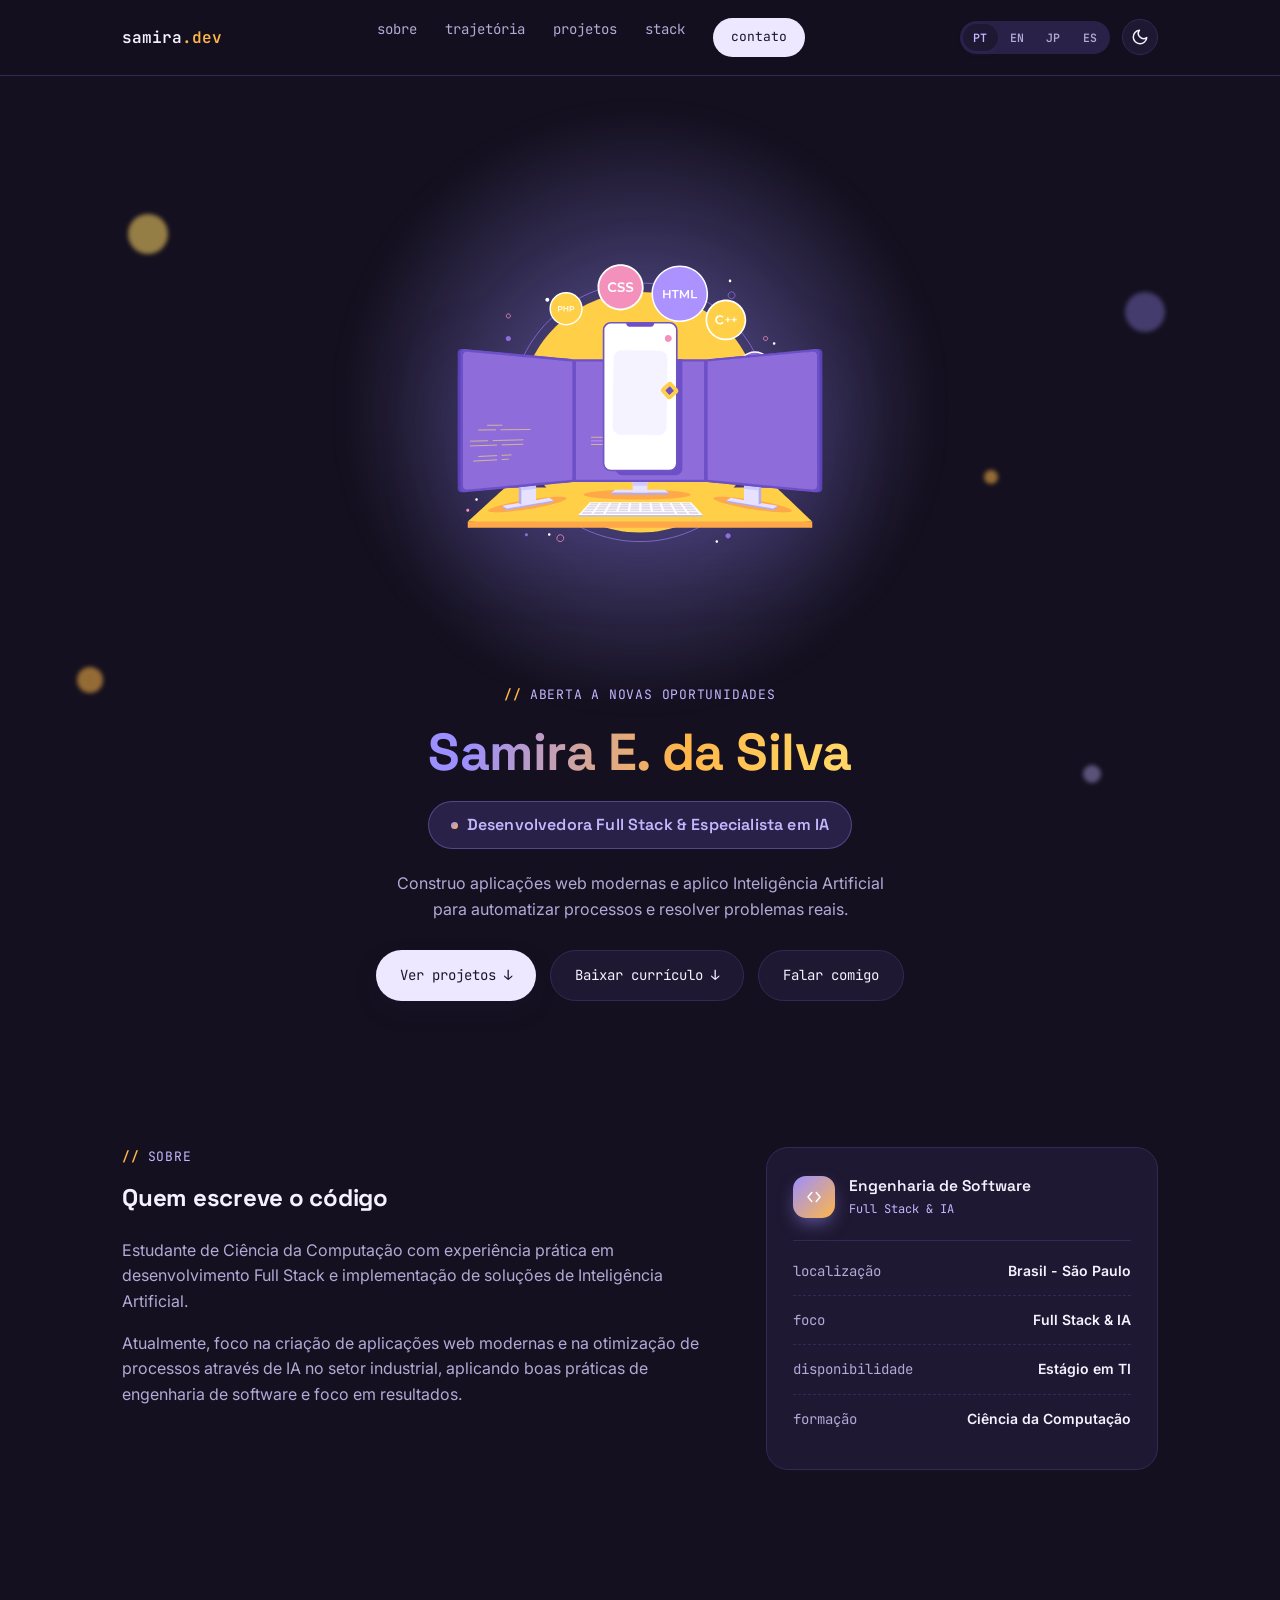
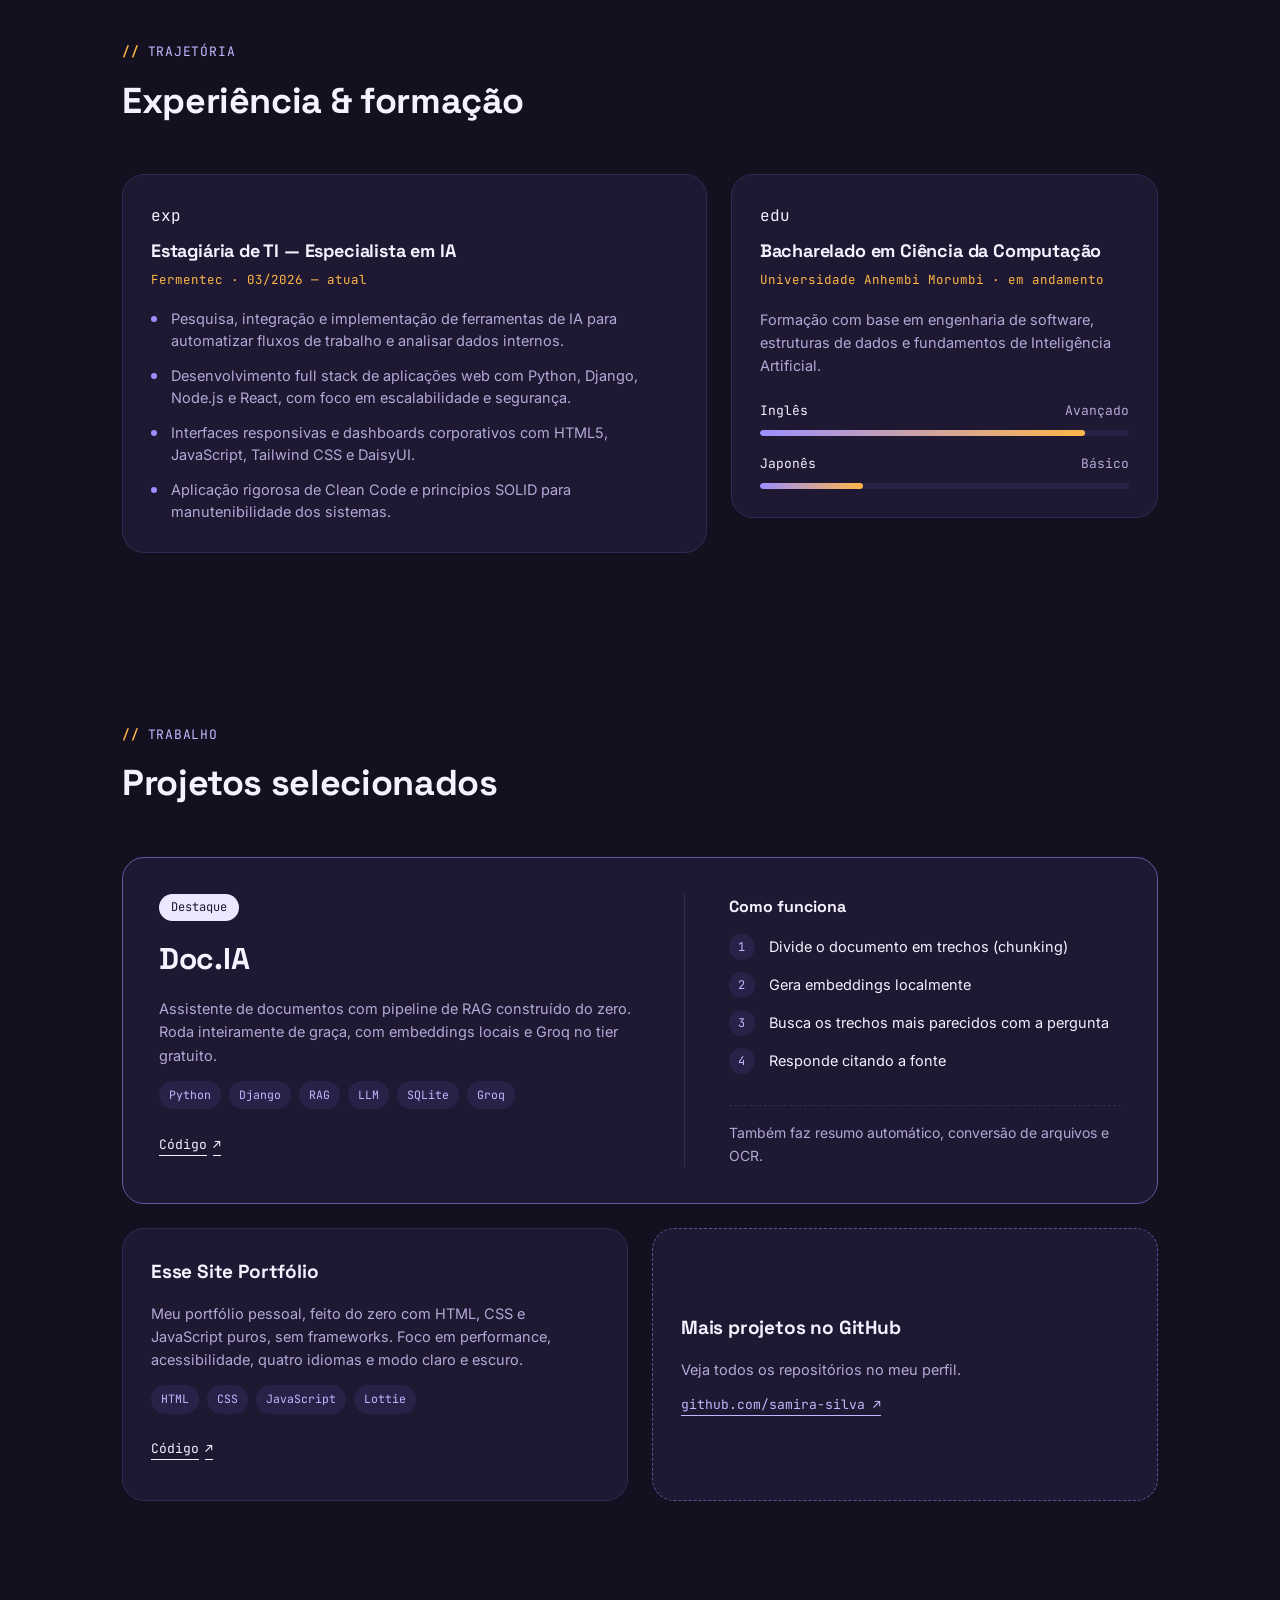
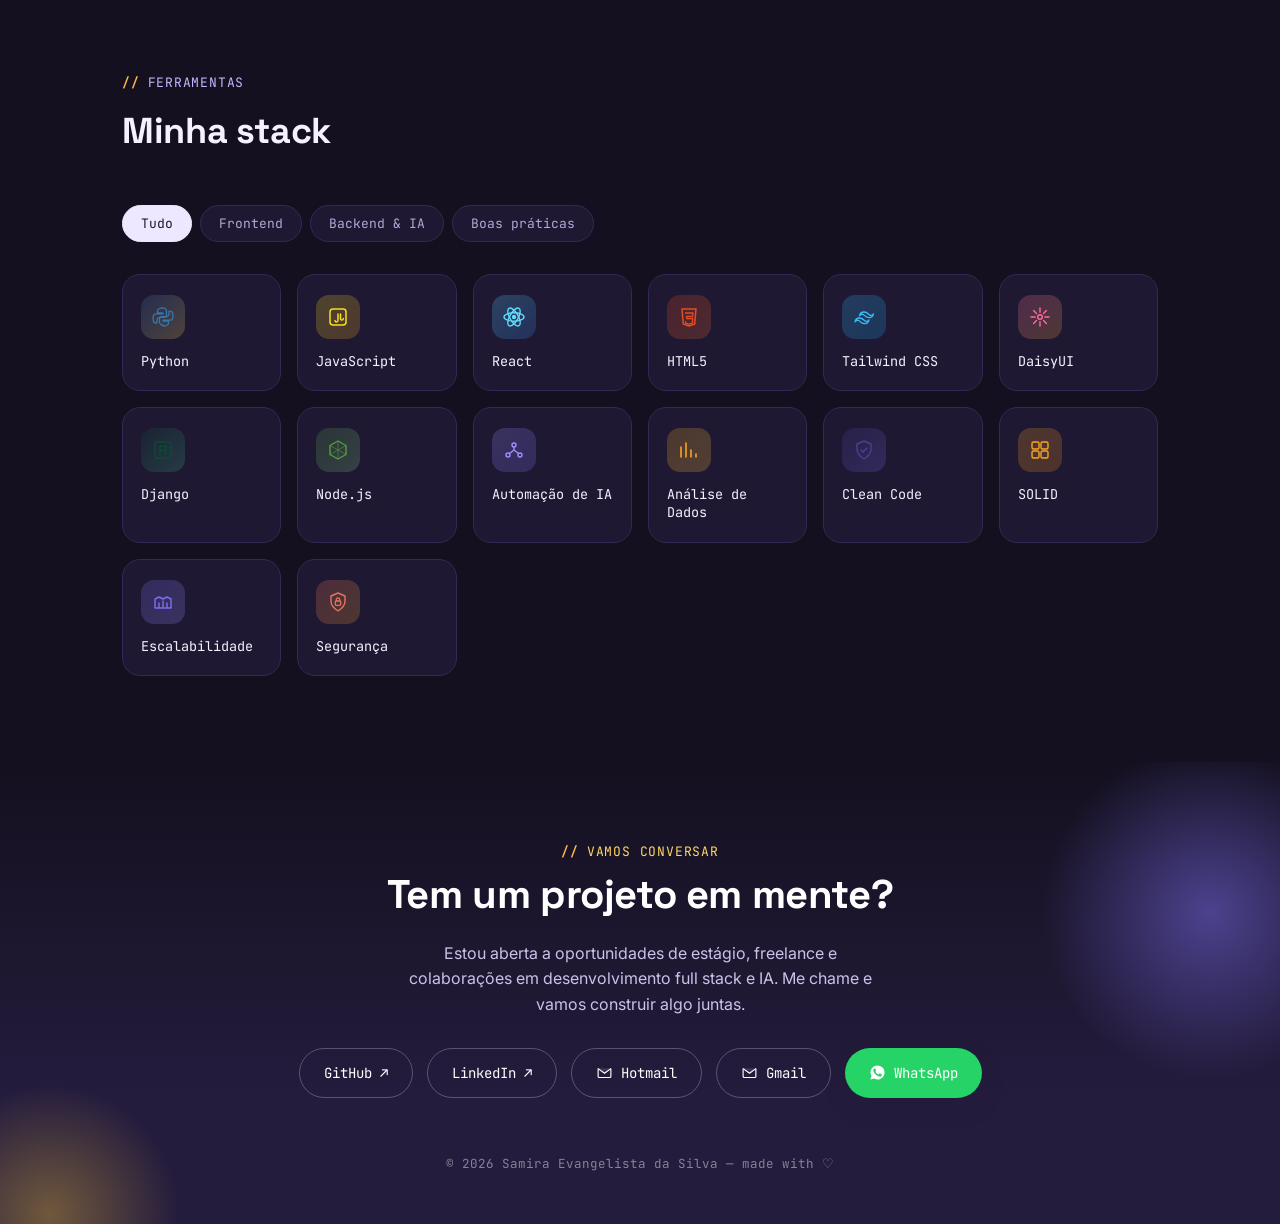
<file: index.html>
<!DOCTYPE html>
<html lang="pt-BR">
<head>
<script>
(function(){
  try{
    var t = localStorage.getItem('theme');
    if (t !== 'light') document.documentElement.setAttribute('data-theme','dark');
  }catch(e){
    document.documentElement.setAttribute('data-theme','dark');
  }
})();
</script>
<meta charset="UTF-8">
<meta name="viewport" content="width=device-width, initial-scale=1.0">
<title>Samira Evangelista da Silva — Desenvolvedora Full Stack</title>
<meta name="description" content="Samira Evangelista da Silva — desenvolvedora full stack e especialista em IA. Projetos, stack técnica e experiência em Python, Django, React e automação de IA.">
<link rel="icon" type="image/svg+xml" href="favicon.svg">
<meta property="og:title" content="Samira Evangelista da Silva — Desenvolvedora Full Stack">
<meta property="og:description" content="Desenvolvedora full stack e especialista em IA. Confira projetos, stack técnica e experiência.">
<meta property="og:type" content="website">
<meta property="og:locale" content="pt_BR">
<meta name="theme-color" content="#7C6EF0">
<link rel="preconnect" href="https://fonts.googleapis.com">
<link href="https://fonts.googleapis.com/css2?family=Space+Grotesk:wght@400;500;600;700&family=Inter:wght@400;500;600&family=JetBrains+Mono:wght@400;500;600&display=swap" rel="stylesheet">
<link rel="stylesheet" href="style.css">
<script src="lottie.min.js"></script>
</head>
<body>

<header>
  <nav>
    <div class="logo">samira<span>.dev</span></div>
    <div class="nav-links" id="nav-links">
      <a href="#sobre" data-i18n="nav.sobre">sobre</a>
      <a href="#trajetoria" data-i18n="nav.trajetoria">trajetória</a>
      <a href="#projetos" data-i18n="nav.projetos">projetos</a>
      <a href="#stack" data-i18n="nav.stack">stack</a>
      <a href="#contato" class="nav-cta" data-i18n="nav.contato">contato</a>
    </div>
    <div class="nav-controls">
      <div class="lang-switch" role="group" aria-label="Idioma">
        <button type="button" class="lang-btn" data-lang="pt">PT</button>
        <button type="button" class="lang-btn" data-lang="en">EN</button>
        <button type="button" class="lang-btn" data-lang="ja">JP</button>
        <button type="button" class="lang-btn" data-lang="es">ES</button>
      </div>
      <button type="button" class="theme-toggle" aria-label="Alternar tema claro/escuro" title="Alternar tema">
        <svg class="icon-sun" viewBox="0 0 24 24" fill="none" stroke="currentColor" stroke-width="2" stroke-linecap="round" stroke-linejoin="round" width="18" height="18"><circle cx="12" cy="12" r="4"></circle><path d="M12 2v2M12 20v2M4.93 4.93l1.41 1.41M17.66 17.66l1.41 1.41M2 12h2M20 12h2M6.34 17.66l-1.41 1.41M19.07 4.93l-1.41 1.41"></path></svg>
        <svg class="icon-moon" viewBox="0 0 24 24" fill="none" stroke="currentColor" stroke-width="2" stroke-linecap="round" stroke-linejoin="round" width="18" height="18"><path d="M21 12.79A9 9 0 1 1 11.21 3 7 7 0 0 0 21 12.79z"></path></svg>
      </button>
      <button type="button" class="menu-toggle" aria-label="Abrir menu" aria-expanded="false" aria-controls="nav-links">
        <span></span><span></span><span></span>
      </button>
    </div>
  </nav>
</header>

<section class="hero">
  <span class="blob b1"></span>
  <span class="blob b2"></span>
  <span class="blob b3"></span>
  <span class="blob b4"></span>
  <span class="blob b5"></span>

  <div class="hero-gif-plate">
    <div id="hero-lottie" role="img" aria-label="Ilustração animada de desenvolvimento de software"></div>
  </div>

  <div class="eyebrow" style="justify-content:center;" data-i18n="hero.badge">aberta a novas oportunidades</div>
  <h1><em>Samira E. da Silva</em></h1>
  <div class="hero-role">
    <span class="hero-role-dot"></span>
    <span data-i18n="hero.role">Desenvolvedora Full Stack &amp; Especialista em IA</span>
  </div>
  <p class="hero-sub" data-i18n="hero.sub">Construo aplicações web modernas e aplico Inteligência Artificial para automatizar processos e resolver problemas reais.</p>

  <div class="hero-actions">
    <a href="#projetos" class="btn btn-primary"><span data-i18n="hero.btnProjects">Ver projetos</span> ↓</a>
    <a href="#" id="cv-download-btn" class="btn btn-outline" download="Samira-Evangelista-CV.pdf"><span data-i18n="hero.btnCV">Baixar currículo</span> ↓</a>
    <a href="#contato" class="btn btn-outline" data-i18n="hero.btnContact">Falar comigo</a>
  </div>
</section>

<section id="sobre">
  <div class="wrap about-grid">
    <div class="about-text">
      <div class="eyebrow" data-i18n="about.eyebrow">sobre</div>
      <h2 style="margin:12px 0 20px;" data-i18n="about.title">Quem escreve o código</h2>
      <p data-i18n="about.p1">Estudante de Ciência da Computação com experiência prática em desenvolvimento Full Stack e implementação de soluções de Inteligência Artificial.</p>
      <p data-i18n="about.p2">Atualmente, foco na criação de aplicações web modernas e na otimização de processos através de IA no setor industrial, aplicando boas práticas de engenharia de software e foco em resultados.</p>
    </div>
    <div class="facts">
      <div class="profile-card-header">
        <div class="profile-icon" aria-hidden="true">
          <svg viewBox="0 0 24 24" fill="none"><path d="M9 6 4 12l5 6M15 6l5 6-5 6" stroke="currentColor" stroke-width="2" stroke-linecap="round" stroke-linejoin="round"/></svg>
        </div>
        <div>
          <div class="profile-name" data-i18n="about.field">Engenharia de Software</div>
          <div class="profile-role" data-i18n="about.role">Full Stack &amp; IA</div>
        </div>
      </div>
      <div class="fact"><span class="fact-label" data-i18n="about.fact.location">localização</span><span class="fact-value" data-i18n="about.fact.locationValue">Brasil - São Paulo</span></div>
      <div class="fact"><span class="fact-label" data-i18n="about.fact.focus">foco</span><span class="fact-value" data-i18n="about.role">Full Stack &amp; IA</span></div>
      <div class="fact"><span class="fact-label" data-i18n="about.fact.availability">disponibilidade</span><span class="fact-value" data-i18n="about.fact.availabilityValue">Estágio em TI</span></div>
      <div class="fact"><span class="fact-label" data-i18n="about.fact.experience">formação</span><span class="fact-value" data-i18n="about.fact.experienceValue">Ciência da Computação</span></div>
    </div>
  </div>
</section>

<section id="trajetoria">
  <div class="wrap">
    <div class="section-head">
      <div class="eyebrow" data-i18n="trajetoria.eyebrow">trajetória</div>
      <h2 data-i18n="trajetoria.title">Experiência &amp; formação</h2>
    </div>
    <div class="trajetoria-grid">

      <div class="trajetoria-card">
        <span class="project-index mono">exp</span>
        <h3 data-i18n="trajetoria.exp.role">Estagiária de TI — Especialista em IA</h3>
        <div class="trajetoria-sub">Fermentec · <span data-i18n="trajetoria.exp.period">03/2026 — atual</span></div>
        <ul class="trajetoria-list">
          <li data-i18n="trajetoria.exp.b1">Pesquisa, integração e implementação de ferramentas de IA para automatizar fluxos de trabalho e analisar dados internos.</li>
          <li data-i18n="trajetoria.exp.b2">Desenvolvimento full stack de aplicações web com Python, Django, Node.js e React, com foco em escalabilidade e segurança.</li>
          <li data-i18n="trajetoria.exp.b3">Interfaces responsivas e dashboards corporativos com HTML5, JavaScript, Tailwind CSS e DaisyUI.</li>
          <li data-i18n="trajetoria.exp.b4">Aplicação rigorosa de Clean Code e princípios SOLID para manutenibilidade dos sistemas.</li>
        </ul>
      </div>

      <div class="trajetoria-card">
        <span class="project-index mono">edu</span>
        <h3 data-i18n="trajetoria.edu.title">Bacharelado em Ciência da Computação</h3>
        <div class="trajetoria-sub">Universidade Anhembi Morumbi · <span data-i18n="trajetoria.edu.status">em andamento</span></div>
        <p class="trajetoria-desc" data-i18n="trajetoria.edu.desc">Formação com base em engenharia de software, estruturas de dados e fundamentos de Inteligência Artificial.</p>

        <div class="lang-meter">
          <div class="lang-row">
            <span data-i18n="trajetoria.lang.en">Inglês</span>
            <span class="lang-level" data-i18n="trajetoria.lang.enLevel">Avançado</span>
          </div>
          <div class="lang-bar"><div class="lang-fill" style="width:88%;"></div></div>
        </div>
        <div class="lang-meter">
          <div class="lang-row">
            <span data-i18n="trajetoria.lang.jp">Japonês</span>
            <span class="lang-level" data-i18n="trajetoria.lang.jpLevel">Básico</span>
          </div>
          <div class="lang-bar"><div class="lang-fill" style="width:28%;"></div></div>
        </div>
      </div>

    </div>
  </div>
</section>

<section id="projetos">
  <div class="wrap">
    <div class="section-head">
      <div class="eyebrow" data-i18n="projects.eyebrow">trabalho</div>
      <h2 data-i18n="projects.title">Projetos selecionados</h2>
    </div>
    <div class="projects-grid">

      <article class="project-card project-card--featured" aria-labelledby="p2-name">
        <div class="project-main">
          <span class="project-badge" data-i18n="projects.p2.badge">Destaque</span>
          <h3 id="p2-name" data-i18n="projects.p2.name">Doc.IA</h3>
          <p data-i18n="projects.p2.desc">Assistente de documentos com pipeline de RAG construído do zero. Roda inteiramente de graça, com embeddings locais e Groq no tier gratuito.</p>
          <div class="project-tags">
            <span class="tag">Python</span>
            <span class="tag">Django</span>
            <span class="tag">RAG</span>
            <span class="tag">LLM</span>
            <span class="tag">SQLite</span>
            <span class="tag">Groq</span>
          </div>
          <div class="project-links">
            <a id="p2-code" href="https://github.com/samira-silva/Doc.IA" target="_blank" rel="noopener noreferrer" class="code" aria-labelledby="p2-code p2-name" data-i18n="projects.p2.code">Código</a>
            <!-- Quando o Doc.IA estiver publicado, adicione o link abaixo com a URL real:
            <a id="p2-live" href="URL_AQUI" target="_blank" rel="noopener noreferrer" class="live" aria-labelledby="p2-live p2-name" data-i18n="projects.p2.live">Ver site</a>
            -->
          </div>
        </div>
        <div class="project-detail">
          <h4 data-i18n="projects.p2.flowTitle">Como funciona</h4>
          <ol class="pipeline" role="list">
            <li data-i18n="projects.p2.step1">Divide o documento em trechos (chunking)</li>
            <li data-i18n="projects.p2.step2">Gera embeddings localmente</li>
            <li data-i18n="projects.p2.step3">Busca os trechos mais parecidos com a pergunta</li>
            <li data-i18n="projects.p2.step4">Responde citando a fonte</li>
          </ol>
          <p class="project-extra" data-i18n="projects.p2.extra">Também faz resumo automático, conversão de arquivos e OCR.</p>
        </div>
      </article>

      <article class="project-card" aria-labelledby="p1-name">
        <h3 id="p1-name" data-i18n="projects.p1.name">Esse Site Portfólio</h3>
        <p data-i18n="projects.p1.desc">Meu portfólio pessoal, feito do zero com HTML, CSS e JavaScript puros, sem frameworks. Foco em performance, acessibilidade, quatro idiomas e modo claro e escuro.</p>
        <div class="project-tags">
          <span class="tag">HTML</span>
          <span class="tag">CSS</span>
          <span class="tag">JavaScript</span>
          <span class="tag">Lottie</span>
        </div>
        <div class="project-links">
          <a id="p1-code" href="https://github.com/samira-silva/samira-dev" target="_blank" rel="noopener noreferrer" class="code" aria-labelledby="p1-code p1-name" data-i18n="projects.p1.code">Código</a>
        </div>
      </article>

      <a class="project-card project-card--more" href="https://github.com/samira-silva" target="_blank" rel="noopener noreferrer">
        <h3 data-i18n="projects.more.title">Mais projetos no GitHub</h3>
        <p data-i18n="projects.more.desc">Veja todos os repositórios no meu perfil.</p>
        <span class="more-link">github.com/samira-silva</span>
      </a>

      <!-- Modelo para o próximo projeto (adicione as chaves projects.p3.* nas traduções):
      <article class="project-card" aria-labelledby="p3-name">
        <h3 id="p3-name" data-i18n="projects.p3.name">Nome do Projeto</h3>
        <p data-i18n="projects.p3.desc">Descrição curta.</p>
        <div class="project-tags"><span class="tag">Tech</span></div>
        <div class="project-links">
          <a id="p3-code" href="URL" target="_blank" rel="noopener noreferrer" class="code" aria-labelledby="p3-code p3-name" data-i18n="projects.p3.code">Código</a>
        </div>
      </article>
      -->

  </div>
</section>

<section id="stack">
  <div class="wrap">
    <div class="section-head">
      <div class="eyebrow" data-i18n="stack.eyebrow">ferramentas</div>
      <h2 data-i18n="stack.title">Minha stack</h2>
    </div>

    <div class="stack-tabs" role="tablist">
      <button type="button" class="stack-tab active" data-filter="all" data-i18n="stack.filter.all">Tudo</button>
      <button type="button" class="stack-tab" data-filter="frontend" data-i18n="stack.frontend">Frontend</button>
      <button type="button" class="stack-tab" data-filter="backend" data-i18n="stack.backend">Backend &amp; IA</button>
      <button type="button" class="stack-tab" data-filter="practices" data-i18n="stack.tools">Boas práticas</button>
    </div>

    <div class="tech-grid">

      <div class="tech-card" data-cat="backend">
        <div class="tech-icon" style="--tc1:#3776AB; --tc2:#FFD43B;">
          <svg viewBox="0 0 24 24" fill="none"><path d="M12 3c-1.5 0-2.7.2-3.5.5C7 4 6.5 4.8 6.5 6v2h5.5v.8H5c-1.3 0-2.4.9-2.7 2.4-.35 1.6-.35 2.7 0 4.3.28 1.3 1 2.4 2.3 2.4H6v-2.6c0-1.5 1.3-2.9 2.8-2.9h4.4c1.3 0 2.3-1.1 2.3-2.4V6c0-1.2-.5-2-1.5-2.5C13 3.2 13.5 3 12 3Z" stroke="currentColor" stroke-width="1.3" stroke-linejoin="round"/><path d="M12 21c1.5 0 2.7-.2 3.5-.5 1.5-.5 2-1.3 2-2.5v-2h-5.5v-.8H19c1.3 0 2.4-.9 2.7-2.4.35-1.6.35-2.7 0-4.3-.28-1.3-1-2.4-2.3-2.4H18v2.6c0 1.5-1.3 2.9-2.8 2.9h-4.4C9.5 11.6 8.5 12.7 8.5 14v3c0 1.2.5 2 1.5 2.5.5.3.5.5 2 .5Z" stroke="currentColor" stroke-width="1.3" stroke-linejoin="round"/></svg>
        </div>
        <span class="tech-name">Python</span>
      </div>

      <div class="tech-card" data-cat="frontend">
        <div class="tech-icon" style="--tc1:#F7DF1E; --tc2:#F5A623;">
          <svg viewBox="0 0 24 24" fill="none"><rect x="4" y="4" width="16" height="16" rx="3" stroke="currentColor" stroke-width="1.5"/><path d="M9 15.5c0 1 .6 1.5 1.5 1.5S12 16.3 12 15.3V9" stroke="currentColor" stroke-width="1.5" stroke-linecap="round"/><path d="M14.5 9v4.7c0 .9.4 1.4 1.2 1.4s1.6-.5 1.6-1.7" stroke="currentColor" stroke-width="1.5" stroke-linecap="round"/></svg>
        </div>
        <span class="tech-name">JavaScript</span>
      </div>

      <div class="tech-card" data-cat="frontend">
        <div class="tech-icon" style="--tc1:#61DAFB; --tc2:#3B82F6;">
          <svg viewBox="0 0 24 24" fill="none"><circle cx="12" cy="12" r="2.2" fill="currentColor"/><ellipse cx="12" cy="12" rx="10" ry="4.2" stroke="currentColor" stroke-width="1.4"/><ellipse cx="12" cy="12" rx="10" ry="4.2" stroke="currentColor" stroke-width="1.4" transform="rotate(60 12 12)"/><ellipse cx="12" cy="12" rx="10" ry="4.2" stroke="currentColor" stroke-width="1.4" transform="rotate(120 12 12)"/></svg>
        </div>
        <span class="tech-name">React</span>
      </div>

      <div class="tech-card" data-cat="frontend">
        <div class="tech-icon" style="--tc1:#E44D26; --tc2:#F16529;">
          <svg viewBox="0 0 24 24" fill="none"><path d="M5 4h14l-1.3 15L12 21l-5.7-2L5 4Z" stroke="currentColor" stroke-width="1.5" stroke-linejoin="round"/><path d="M8 8h8l-.3 3.3H9.6l.2 2.2h6l-.5 4.7-3.3 1-3.3-1-.2-2.1" stroke="currentColor" stroke-width="1.3" stroke-linejoin="round"/></svg>
        </div>
        <span class="tech-name">HTML5</span>
      </div>

      <div class="tech-card" data-cat="frontend">
        <div class="tech-icon" style="--tc1:#38BDF8; --tc2:#0EA5E9;">
          <svg viewBox="0 0 24 24" fill="none"><path d="M12 7c-2.5 0-4 1.25-4.5 3.75.9-1.25 2-1.72 3.3-1.4.72.18 1.23.7 1.8 1.28.93.94 2 2.02 4.4 2.02 2.5 0 4-1.25 4.5-3.75-.9 1.25-2 1.72-3.3 1.4-.72-.18-1.23-.7-1.8-1.28C15.47 8.08 14.4 7 12 7Zm-4.5 6c-2.5 0-4 1.25-4.5 3.75.9-1.25 2-1.72 3.3-1.4.72.18 1.23.7 1.8 1.28.93.94 2 2.02 4.4 2.02 2.5 0 4-1.25 4.5-3.75-.9 1.25-2 1.72-3.3 1.4-.72-.18-1.23-.7-1.8-1.28-.93-.94-2-2.02-4.4-2.02Z" stroke="currentColor" stroke-width="1.3" stroke-linejoin="round"/></svg>
        </div>
        <span class="tech-name">Tailwind CSS</span>
      </div>

      <div class="tech-card" data-cat="frontend">
        <div class="tech-icon" style="--tc1:#FF6B9D; --tc2:#F5A623;">
          <svg viewBox="0 0 24 24" fill="none"><circle cx="12" cy="12" r="2.3" stroke="currentColor" stroke-width="1.4"/><path d="M12 3v4.2M12 16.8V21M21 12h-4.2M7.2 12H3M18.4 5.6l-2.9 2.9M8.5 15.5l-2.9 2.9M18.4 18.4l-2.9-2.9M8.5 8.5 5.6 5.6" stroke="currentColor" stroke-width="1.4" stroke-linecap="round"/></svg>
        </div>
        <span class="tech-name">DaisyUI</span>
      </div>

      <div class="tech-card" data-cat="backend">
        <div class="tech-icon" style="--tc1:#0C4B33; --tc2:#44B78B;">
          <svg viewBox="0 0 24 24" fill="none"><rect x="4" y="4" width="16" height="16" rx="2" stroke="currentColor" stroke-width="1.4"/><path d="M9 8v8M9 8h3.2a2.4 2.4 0 0 1 0 4.8H9M15 8v8" stroke="currentColor" stroke-width="1.4" stroke-linecap="round" stroke-linejoin="round"/></svg>
        </div>
        <span class="tech-name">Django</span>
      </div>

      <div class="tech-card" data-cat="backend">
        <div class="tech-icon" style="--tc1:#539E43; --tc2:#8ED08A;">
          <svg viewBox="0 0 24 24" fill="none"><path d="M12 3 20 7.5v9L12 21 4 16.5v-9L12 3Z" stroke="currentColor" stroke-width="1.4" stroke-linejoin="round"/><path d="M12 3v18M4 7.5l8 4.5 8-4.5M4 16.5l8-4.5 8 4.5" stroke="currentColor" stroke-width="1" opacity=".55" stroke-linejoin="round"/></svg>
        </div>
        <span class="tech-name">Node.js</span>
      </div>

      <div class="tech-card" data-cat="backend">
        <div class="tech-icon" style="--tc1:#9C8FFF; --tc2:#7C6EF0;">
          <svg viewBox="0 0 24 24" fill="none"><circle cx="12" cy="7" r="2" stroke="currentColor" stroke-width="1.4"/><circle cx="6" cy="17" r="2" stroke="currentColor" stroke-width="1.4"/><circle cx="18" cy="17" r="2" stroke="currentColor" stroke-width="1.4"/><path d="M12 9v3m0 0-4.5 3.5M12 12l4.5 3.5" stroke="currentColor" stroke-width="1.4" stroke-linecap="round"/></svg>
        </div>
        <span class="tech-name" data-i18n="stack.chip.aiAutomation">Automação de IA</span>
      </div>

      <div class="tech-card" data-cat="backend">
        <div class="tech-icon" style="--tc1:#F5A623; --tc2:#FFC93C;">
          <svg viewBox="0 0 24 24" fill="none"><path d="M4 19V9m5 10V5m5 14v-7m5 7v-3" stroke="currentColor" stroke-width="1.6" stroke-linecap="round"/></svg>
        </div>
        <span class="tech-name" data-i18n="stack.chip.dataAnalysis">Análise de Dados</span>
      </div>

      <div class="tech-card" data-cat="practices">
        <div class="tech-icon" style="--tc1:#4B3F91; --tc2:#7C6EF0;">
          <svg viewBox="0 0 24 24" fill="none"><path d="M12 3l7 3v5c0 4.5-3 7.5-7 10-4-2.5-7-5.5-7-10V6l7-3Z" stroke="currentColor" stroke-width="1.4" stroke-linejoin="round"/><path d="M9 12l2 2 4-4" stroke="currentColor" stroke-width="1.5" stroke-linecap="round" stroke-linejoin="round"/></svg>
        </div>
        <span class="tech-name">Clean Code</span>
      </div>

      <div class="tech-card" data-cat="practices">
        <div class="tech-icon" style="--tc1:#F5A623; --tc2:#F58A23;">
          <svg viewBox="0 0 24 24" fill="none"><rect x="4" y="4" width="7" height="7" rx="1.5" stroke="currentColor" stroke-width="1.4"/><rect x="13" y="4" width="7" height="7" rx="1.5" stroke="currentColor" stroke-width="1.4"/><rect x="4" y="13" width="7" height="7" rx="1.5" stroke="currentColor" stroke-width="1.4"/><rect x="13" y="13" width="7" height="7" rx="1.5" stroke="currentColor" stroke-width="1.4"/></svg>
        </div>
        <span class="tech-name">SOLID</span>
      </div>

      <div class="tech-card" data-cat="practices">
        <div class="tech-icon" style="--tc1:#7C6EF0; --tc2:#9C8FFF;">
          <svg viewBox="0 0 24 24" fill="none"><path d="M4 18V9l4-2 4 2 4-2 4 2v9" stroke="currentColor" stroke-width="1.4" stroke-linejoin="round"/><path d="M4 18h16M8 18v-5m4 5v-7m4 7v-5" stroke="currentColor" stroke-width="1.4" stroke-linecap="round"/></svg>
        </div>
        <span class="tech-name" data-i18n="stack.chip.scalability">Escalabilidade</span>
      </div>

      <div class="tech-card" data-cat="practices">
        <div class="tech-icon" style="--tc1:#E8735C; --tc2:#F5A623;">
          <svg viewBox="0 0 24 24" fill="none"><path d="M12 3l7 3v5c0 4.5-3 7.5-7 10-4-2.5-7-5.5-7-10V6l7-3Z" stroke="currentColor" stroke-width="1.4" stroke-linejoin="round"/><rect x="9.3" y="11" width="5.4" height="4.3" rx="1" stroke="currentColor" stroke-width="1.3"/><path d="M10.3 11V9.6a1.7 1.7 0 0 1 3.4 0V11" stroke="currentColor" stroke-width="1.3"/></svg>
        </div>
        <span class="tech-name" data-i18n="stack.chip.security">Segurança</span>
      </div>

    </div>
  </div>
</section>

<section id="contato">
  <div class="contato-fade"></div>
  <div class="contact">
    <div class="eyebrow" style="justify-content:center; color:var(--yellow);" data-i18n="contact.eyebrow">vamos conversar</div>
    <h2 data-i18n="contact.title">Tem um projeto em mente?</h2>
    <p data-i18n="contact.p">Estou aberta a oportunidades de estágio, freelance e colaborações em desenvolvimento full stack e IA. Me chame e vamos construir algo juntas.</p>
    <div class="hero-actions contact-actions">
      <a href="https://github.com/samira-silva" target="_blank" rel="noopener" class="btn btn-outline">GitHub ↗</a>
      <a href="https://www.linkedin.com/in/samira-evangelista/" target="_blank" rel="noopener" class="btn btn-outline">LinkedIn ↗</a>
      <a href="mailto:samiraevangelista02@hotmail.com" class="btn btn-outline contact-btn">
        <svg viewBox="0 0 24 24" width="17" height="17" fill="none"><path d="M3 6.5v11a1.5 1.5 0 0 0 1.5 1.5h15a1.5 1.5 0 0 0 1.5-1.5v-11" stroke="currentColor" stroke-width="1.6"/><path d="M3 6.5 12 13l9-6.5" stroke="currentColor" stroke-width="1.6" stroke-linejoin="round"/><path d="M4 6h16a1 1 0 0 1 1 1v.3L12 14 3 7.3V7a1 1 0 0 1 1-1Z" fill="currentColor" opacity=".12"/></svg>
        Hotmail
      </a>
      <a href="mailto:samiraevangelista02@gmail.com" class="btn btn-outline contact-btn">
        <svg viewBox="0 0 24 24" width="17" height="17" fill="none"><path d="M3 6.5v11a1.5 1.5 0 0 0 1.5 1.5h15a1.5 1.5 0 0 0 1.5-1.5v-11" stroke="currentColor" stroke-width="1.6"/><path d="M3 6.5 12 13l9-6.5" stroke="currentColor" stroke-width="1.6" stroke-linejoin="round"/><path d="M4 6h16a1 1 0 0 1 1 1v.3L12 14 3 7.3V7a1 1 0 0 1 1-1Z" fill="currentColor" opacity=".12"/></svg>
        Gmail
      </a>
      <a href="https://wa.me/5519999714870" target="_blank" rel="noopener" class="btn btn-primary contact-btn">
        <svg viewBox="0 0 24 24" width="17" height="17" fill="currentColor"><path d="M12.04 2C6.58 2 2.13 6.45 2.13 11.91c0 1.75.46 3.46 1.32 4.96L2.05 22l5.25-1.38a9.87 9.87 0 0 0 4.74 1.21h.01c5.46 0 9.9-4.45 9.9-9.91 0-2.65-1.03-5.14-2.9-7.01A9.82 9.82 0 0 0 12.04 2Zm5.8 14.16c-.24.68-1.4 1.33-1.93 1.4-.5.07-1.06.31-3.55-.74-3-1.25-4.91-4.3-5.06-4.5-.15-.2-1.21-1.61-1.21-3.07s.76-2.18 1.03-2.48c.26-.29.57-.36.76-.36l.55.01c.17 0 .41-.06.64.49.24.58.81 2 .88 2.14.07.15.12.32.02.51-.1.2-.15.32-.3.49-.15.17-.31.38-.44.51-.15.15-.3.31-.13.6.17.3.77 1.27 1.65 2.06 1.14 1.01 2.1 1.33 2.4 1.48.3.15.47.13.65-.08.17-.2.73-.85.93-1.15.2-.29.4-.24.66-.14.27.1 1.7.8 1.99.95.29.15.48.22.55.34.07.13.07.72-.17 1.4Z"/></svg>
        WhatsApp
      </a>
    </div>
    <footer data-i18n="footer.text">
      © 2026 Samira Evangelista da Silva — made with ♡
    </footer>
  </div>
</section>

<script>
  (function(){
    fetch('hero-dev.json')
      .then(function(res){ return res.json(); })
      .then(function(data){
        lottie.loadAnimation({
          container: document.getElementById('hero-lottie'),
          renderer: 'svg',
          loop: true,
          autoplay: true,
          animationData: data
        });
      })
      .catch(function(err){ console.error('Não foi possível carregar a animação:', err); });
  })();
</script>
<script>
// ---------- TRADUÇÕES ----------
// Edite os textos abaixo em pt / en / es / ja para personalizar o conteúdo.
// A chave (ex: "hero.sub") corresponde ao atributo data-i18n no HTML.
var translations = {
  pt: {
    "nav.sobre": "sobre",
    "nav.trajetoria": "trajetória",
    "nav.stack": "stack",
    "nav.projetos": "projetos",
    "nav.contato": "contato",
    "hero.badge": "aberta a novas oportunidades",
    "hero.role": "Desenvolvedora Full Stack & Especialista em IA",
    "hero.sub": "Construo aplicações web modernas e aplico Inteligência Artificial para automatizar processos e resolver problemas reais.",
    "hero.btnProjects": "Ver projetos",
    "hero.btnCV": "Baixar currículo",
    "hero.btnContact": "Falar comigo",
    "about.eyebrow": "sobre",
    "about.title": "Quem escreve o código",
    "about.role": "Full Stack & IA",
    "about.field": "Engenharia de Software",
    "about.p1": "Estudante de Ciência da Computação com experiência prática em desenvolvimento Full Stack e implementação de soluções de Inteligência Artificial.",
    "about.p2": "Atualmente, foco na criação de aplicações web modernas e na otimização de processos através de IA no setor industrial, aplicando boas práticas de engenharia de software e foco em resultados.",
    "about.fact.location": "localização",
    "about.fact.locationValue": "Brasil - São Paulo",
    "about.fact.focus": "foco",
    "about.fact.availability": "disponibilidade",
    "about.fact.availabilityValue": "Estágio em TI",
    "about.fact.experience": "formação",
    "about.fact.experienceValue": "Ciência da Computação",
    "trajetoria.eyebrow": "trajetória",
    "trajetoria.title": "Experiência & formação",
    "trajetoria.exp.role": "Estagiária de TI — Especialista em IA",
    "trajetoria.exp.period": "03/2026 — atual",
    "trajetoria.exp.b1": "Pesquisa, integração e implementação de ferramentas de IA para automatizar fluxos de trabalho e analisar dados internos.",
    "trajetoria.exp.b2": "Desenvolvimento full stack de aplicações web com Python, Django, Node.js e React, com foco em escalabilidade e segurança.",
    "trajetoria.exp.b3": "Interfaces responsivas e dashboards corporativos com HTML5, JavaScript, Tailwind CSS e DaisyUI.",
    "trajetoria.exp.b4": "Aplicação rigorosa de Clean Code e princípios SOLID para manutenibilidade dos sistemas.",
    "trajetoria.edu.title": "Bacharelado em Ciência da Computação",
    "trajetoria.edu.status": "em andamento",
    "trajetoria.edu.desc": "Formação com base em engenharia de software, estruturas de dados e fundamentos de Inteligência Artificial.",
    "trajetoria.lang.en": "Inglês",
    "trajetoria.lang.enLevel": "Avançado",
    "trajetoria.lang.jp": "Japonês",
    "trajetoria.lang.jpLevel": "Básico",
    "stack.eyebrow": "ferramentas",
    "stack.filter.all": "Tudo",
    "stack.title": "Minha stack",
    "stack.frontend": "Frontend",
    "stack.backend": "Backend & IA",
    "stack.tools": "Boas práticas",
    "stack.chip.aiAutomation": "Automação de IA",
    "stack.chip.dataAnalysis": "Análise de Dados",
    "stack.chip.scalability": "Escalabilidade",
    "stack.chip.security": "Segurança",
    "projects.eyebrow": "trabalho",
    "projects.title": "Projetos selecionados",
    "projects.p1.name": "Esse Site Portfólio",
    "projects.p1.desc": "Meu portfólio pessoal, feito do zero com HTML, CSS e JavaScript puros, sem frameworks. Foco em performance, acessibilidade, quatro idiomas e modo claro e escuro.",
    "projects.p1.code": "Código",
    "projects.p1.live": "Ver site",
    "projects.p2.name": "Doc.IA",
    "projects.p2.desc": "Assistente de documentos com pipeline de RAG construído do zero. Roda inteiramente de graça, com embeddings locais e Groq no tier gratuito.",
    "projects.p2.code": "Código",
    "projects.p2.live": "Ver site",
    "projects.p3.name": "Nome do Projeto",
    "projects.p3.desc": "Breve descrição do problema que o projeto resolve e o seu papel no desenvolvimento.",
    "projects.p3.code": "Código",
    "projects.p3.live": "Ver site",
    "projects.p2.badge": "Destaque",
    "projects.p2.flowTitle": "Como funciona",
    "projects.p2.step1": "Divide o documento em trechos (chunking)",
    "projects.p2.step2": "Gera embeddings localmente",
    "projects.p2.step3": "Busca os trechos mais parecidos com a pergunta",
    "projects.p2.step4": "Responde citando a fonte",
    "projects.p2.extra": "Também faz resumo automático, conversão de arquivos e OCR.",
    "projects.more.title": "Mais projetos no GitHub",
    "projects.more.desc": "Veja todos os repositórios no meu perfil.",
    "contact.eyebrow": "vamos conversar",
    "contact.title": "Tem um projeto em mente?",
    "contact.p": "Estou aberta a oportunidades de estágio, freelance e colaborações em desenvolvimento full stack e IA. Me chame e vamos construir algo juntas.",
    "contact.btnEmail": "Enviar e-mail",
    "footer.text": "© 2026 Samira Evangelista da Silva — made with ♡",
    "meta.title": "Samira Evangelista da Silva — Desenvolvedora Full Stack"
  },
  en: {
    "nav.sobre": "about",
    "nav.trajetoria": "experience",
    "nav.stack": "stack",
    "nav.projetos": "projects",
    "nav.contato": "contact",
    "hero.badge": "open to new opportunities",
    "hero.role": "Full Stack Developer & AI Specialist",
    "hero.sub": "I build modern web applications and apply Artificial Intelligence to automate processes and solve real problems.",
    "hero.btnProjects": "View projects",
    "hero.btnCV": "Download resume",
    "hero.btnContact": "Get in touch",
    "about.eyebrow": "about",
    "about.title": "Who writes the code",
    "about.role": "Full Stack & AI",
    "about.field": "Software Engineering",
    "about.p1": "Computer Science student with practical experience in Full Stack development and the implementation of Artificial Intelligence solutions.",
    "about.p2": "Currently focused on building modern web applications and optimizing industrial processes through AI, applying software engineering best practices with a strong focus on results.",
    "about.fact.location": "location",
    "about.fact.locationValue": "Brazil - São Paulo",
    "about.fact.focus": "focus",
    "about.fact.availability": "availability",
    "about.fact.availabilityValue": "IT internship",
    "about.fact.experience": "education",
    "about.fact.experienceValue": "Computer Science",
    "trajetoria.eyebrow": "experience",
    "trajetoria.title": "Experience & education",
    "trajetoria.exp.role": "IT Intern — AI Specialist",
    "trajetoria.exp.period": "03/2026 — present",
    "trajetoria.exp.b1": "Researching, integrating and implementing AI tools to automate workflows and analyze internal data.",
    "trajetoria.exp.b2": "Full stack development of web applications with Python, Django, Node.js and React, focused on scalability and security.",
    "trajetoria.exp.b3": "Responsive interfaces and corporate dashboards with HTML5, JavaScript, Tailwind CSS and DaisyUI.",
    "trajetoria.exp.b4": "Rigorous application of Clean Code and SOLID principles for system maintainability.",
    "trajetoria.edu.title": "Bachelor of Computer Science",
    "trajetoria.edu.status": "ongoing",
    "trajetoria.edu.desc": "Background in software engineering, data structures and Artificial Intelligence fundamentals.",
    "trajetoria.lang.en": "English",
    "trajetoria.lang.enLevel": "Advanced",
    "trajetoria.lang.jp": "Japanese",
    "trajetoria.lang.jpLevel": "Elementary",
    "stack.eyebrow": "tools",
    "stack.filter.all": "All",
    "stack.title": "My stack",
    "stack.frontend": "Frontend",
    "stack.backend": "Backend & AI",
    "stack.tools": "Best practices",
    "stack.chip.aiAutomation": "AI Automation",
    "stack.chip.dataAnalysis": "Data Analysis",
    "stack.chip.scalability": "Scalability",
    "stack.chip.security": "Security",
    "projects.eyebrow": "work",
    "projects.title": "Selected projects",
    "projects.p1.name": "This Portfolio Site",
    "projects.p1.desc": "My personal portfolio, built from scratch with plain HTML, CSS and JavaScript, no frameworks. Focused on performance, accessibility, four languages and light and dark modes.",
    "projects.p1.code": "Code",
    "projects.p1.live": "Live site",
    "projects.p2.name": "Doc.IA",
    "projects.p2.desc": "A document assistant with a RAG pipeline built from scratch. Runs entirely for free, with local embeddings and the Groq free tier.",
    "projects.p2.code": "Code",
    "projects.p2.live": "Live site",
    "projects.p3.name": "Project Name",
    "projects.p3.desc": "Brief description of the problem the project solves and your role in building it.",
    "projects.p3.code": "Code",
    "projects.p3.live": "Live site",
    "projects.p2.badge": "Featured",
    "projects.p2.flowTitle": "How it works",
    "projects.p2.step1": "Splits the document into chunks",
    "projects.p2.step2": "Generates embeddings locally",
    "projects.p2.step3": "Finds the chunks closest to the question",
    "projects.p2.step4": "Answers with a source citation",
    "projects.p2.extra": "It also does automatic summarization, file conversion and OCR.",
    "projects.more.title": "More projects on GitHub",
    "projects.more.desc": "Browse all repositories on my profile.",
    "contact.eyebrow": "let's talk",
    "contact.title": "Got a project in mind?",
    "contact.p": "I'm open to internship, freelance and collaboration opportunities in full stack development and AI. Reach out and let's build something together.",
    "contact.btnEmail": "Send an email",
    "footer.text": "© 2026 Samira Evangelista da Silva — made with ♡",
    "meta.title": "Samira Evangelista da Silva — Full Stack Developer"
  },
  es: {
    "nav.sobre": "sobre mí",
    "nav.trajetoria": "trayectoria",
    "nav.stack": "stack",
    "nav.projetos": "proyectos",
    "nav.contato": "contacto",
    "hero.badge": "abierta a nuevas oportunidades",
    "hero.role": "Desarrolladora Full Stack y Especialista en IA",
    "hero.sub": "Construyo aplicaciones web modernas y aplico Inteligencia Artificial para automatizar procesos y resolver problemas reales.",
    "hero.btnProjects": "Ver proyectos",
    "hero.btnCV": "Descargar currículum",
    "hero.btnContact": "Hablemos",
    "about.eyebrow": "sobre mí",
    "about.title": "Quién escribe el código",
    "about.role": "Full Stack e IA",
    "about.field": "Ingeniería de Software",
    "about.p1": "Estudiante de Ciencias de la Computación con experiencia práctica en desarrollo Full Stack e implementación de soluciones de Inteligencia Artificial.",
    "about.p2": "Actualmente me enfoco en crear aplicaciones web modernas y optimizar procesos industriales mediante IA, aplicando buenas prácticas de ingeniería de software y orientación a resultados.",
    "about.fact.location": "ubicación",
    "about.fact.locationValue": "Brasil - São Paulo",
    "about.fact.focus": "enfoque",
    "about.fact.availability": "disponibilidad",
    "about.fact.availabilityValue": "Pasantía en TI",
    "about.fact.experience": "formación",
    "about.fact.experienceValue": "Ciencias de la Computación",
    "trajetoria.eyebrow": "trayectoria",
    "trajetoria.title": "Experiencia y formación",
    "trajetoria.exp.role": "Pasante de TI — Especialista en IA",
    "trajetoria.exp.period": "03/2026 — actual",
    "trajetoria.exp.b1": "Investigación, integración e implementación de herramientas de IA para automatizar flujos de trabajo y analizar datos internos.",
    "trajetoria.exp.b2": "Desarrollo full stack de aplicaciones web con Python, Django, Node.js y React, enfocado en escalabilidad y seguridad.",
    "trajetoria.exp.b3": "Interfaces responsivas y dashboards corporativos con HTML5, JavaScript, Tailwind CSS y DaisyUI.",
    "trajetoria.exp.b4": "Aplicación rigurosa de Clean Code y principios SOLID para la mantenibilidad de los sistemas.",
    "trajetoria.edu.title": "Licenciatura en Ciencias de la Computación",
    "trajetoria.edu.status": "en curso",
    "trajetoria.edu.desc": "Formación en ingeniería de software, estructuras de datos y fundamentos de Inteligencia Artificial.",
    "trajetoria.lang.en": "Inglés",
    "trajetoria.lang.enLevel": "Avanzado",
    "trajetoria.lang.jp": "Japonés",
    "trajetoria.lang.jpLevel": "Básico",
    "stack.eyebrow": "herramientas",
    "stack.filter.all": "Todo",
    "stack.title": "Mi stack",
    "stack.frontend": "Frontend",
    "stack.backend": "Backend e IA",
    "stack.tools": "Buenas prácticas",
    "stack.chip.aiAutomation": "Automatización de IA",
    "stack.chip.dataAnalysis": "Análisis de Datos",
    "stack.chip.scalability": "Escalabilidad",
    "stack.chip.security": "Seguridad",
    "projects.eyebrow": "trabajo",
    "projects.title": "Proyectos seleccionados",
    "projects.p1.name": "Este Sitio Portafolio",
    "projects.p1.desc": "Mi portafolio personal, hecho desde cero con HTML, CSS y JavaScript puros, sin frameworks. Enfocado en rendimiento, accesibilidad, cuatro idiomas y modo claro y oscuro.",
    "projects.p1.code": "Código",
    "projects.p1.live": "Ver sitio",
    "projects.p2.name": "Doc.IA",
    "projects.p2.desc": "Asistente de documentos con un pipeline de RAG construido desde cero. Funciona totalmente gratis, con embeddings locales y Groq en el nivel gratuito.",
    "projects.p2.code": "Código",
    "projects.p2.live": "Ver sitio",
    "projects.p3.name": "Nombre del Proyecto",
    "projects.p3.desc": "Breve descripción del problema que resuelve el proyecto y tu papel en su desarrollo.",
    "projects.p3.code": "Código",
    "projects.p3.live": "Ver sitio",
    "projects.p2.badge": "Destacado",
    "projects.p2.flowTitle": "Cómo funciona",
    "projects.p2.step1": "Divide el documento en fragmentos (chunking)",
    "projects.p2.step2": "Genera embeddings localmente",
    "projects.p2.step3": "Busca los fragmentos más parecidos a la pregunta",
    "projects.p2.step4": "Responde citando la fuente",
    "projects.p2.extra": "También hace resumen automático, conversión de archivos y OCR.",
    "projects.more.title": "Más proyectos en GitHub",
    "projects.more.desc": "Mira todos los repositorios en mi perfil.",
    "contact.eyebrow": "hablemos",
    "contact.title": "¿Tienes un proyecto en mente?",
    "contact.p": "Estoy abierta a oportunidades de pasantía, freelance y colaboraciones en desarrollo full stack e IA. Escríbeme y construyamos algo juntas.",
    "contact.btnEmail": "Enviar correo",
    "footer.text": "© 2026 Samira Evangelista da Silva — made with ♡",
    "meta.title": "Samira Evangelista da Silva — Desarrolladora Full Stack"
  },
  ja: {
    "nav.sobre": "自己紹介",
    "nav.trajetoria": "経歴",
    "nav.stack": "スキル",
    "nav.projetos": "プロジェクト",
    "nav.contato": "お問い合わせ",
    "hero.badge": "新しい機会を歓迎します",
    "hero.role": "フルスタック開発者 & AIスペシャリスト",
    "hero.sub": "モダンなWebアプリケーションを構築し、AI（人工知能）を活用して業務プロセスを自動化し、実際の課題を解決します。",
    "hero.btnProjects": "プロジェクトを見る",
    "hero.btnCV": "履歴書をダウンロード",
    "hero.btnContact": "お問い合わせ",
    "about.eyebrow": "自己紹介",
    "about.title": "コードを書く人",
    "about.role": "フルスタック & AI",
    "about.field": "ソフトウェア工学",
    "about.p1": "コンピュータサイエンスを専攻する学生で、フルスタック開発と人工知能ソリューションの実装において実務経験があります。",
    "about.p2": "現在は、モダンなWebアプリケーションの構築と、AIを活用した工業分野のプロセス最適化に注力しており、結果を重視したソフトウェアエンジニアリングのベストプラクティスを実践しています。",
    "about.fact.location": "所在地",
    "about.fact.locationValue": "ブラジル・サンパウロ",
    "about.fact.focus": "専門分野",
    "about.fact.availability": "稼働状況",
    "about.fact.availabilityValue": "ITインターン中",
    "about.fact.experience": "学歴",
    "about.fact.experienceValue": "コンピュータサイエンス",
    "trajetoria.eyebrow": "経歴",
    "trajetoria.title": "職務経歴 & 学歴",
    "trajetoria.exp.role": "ITインターン ― AIスペシャリスト",
    "trajetoria.exp.period": "2026年3月 ― 現在",
    "trajetoria.exp.b1": "業務の自動化と社内データ分析のためのAIツールの調査・統合・実装を担当。",
    "trajetoria.exp.b2": "Python、Django、Node.js、Reactを用いたWebアプリケーションのフルスタック開発。スケーラビリティとセキュリティを重視。",
    "trajetoria.exp.b3": "HTML5、JavaScript、Tailwind CSS、DaisyUIを用いたレスポンシブなインターフェースと社内ダッシュボードの開発。",
    "trajetoria.exp.b4": "システムの保守性を確保するため、クリーンコードとSOLID原則を厳格に適用。",
    "trajetoria.edu.title": "コンピュータサイエンス学士",
    "trajetoria.edu.status": "在学中",
    "trajetoria.edu.desc": "ソフトウェア工学、データ構造、人工知能の基礎を学んでいます。",
    "trajetoria.lang.en": "英語",
    "trajetoria.lang.enLevel": "上級",
    "trajetoria.lang.jp": "日本語",
    "trajetoria.lang.jpLevel": "初級",
    "stack.eyebrow": "ツール",
    "stack.filter.all": "すべて",
    "stack.title": "私のスキルセット",
    "stack.frontend": "フロントエンド",
    "stack.backend": "バックエンド & AI",
    "stack.tools": "ベストプラクティス",
    "stack.chip.aiAutomation": "AI自動化",
    "stack.chip.dataAnalysis": "データ分析",
    "stack.chip.scalability": "スケーラビリティ",
    "stack.chip.security": "セキュリティ",
    "projects.eyebrow": "実績",
    "projects.title": "厳選プロジェクト",
    "projects.p1.name": "このポートフォリオサイト",
    "projects.p1.desc": "フレームワークを使わず、HTML・CSS・JavaScriptだけでゼロから作った個人ポートフォリオ。パフォーマンス、アクセシビリティ、4言語対応、ライト／ダークモードを重視しています。",
    "projects.p1.code": "コード",
    "projects.p1.live": "サイトを見る",
    "projects.p2.name": "Doc.IA",
    "projects.p2.desc": "ゼロから構築したRAGパイプラインを備えた文書アシスタント。ローカル埋め込みとGroqの無料枠で、完全無料で動作します。",
    "projects.p2.code": "コード",
    "projects.p2.live": "サイトを見る",
    "projects.p3.name": "プロジェクト名",
    "projects.p3.desc": "プロジェクトが解決する課題と、開発における自分の役割の簡単な説明。",
    "projects.p3.code": "コード",
    "projects.p3.live": "サイトを見る",
    "projects.p2.badge": "注目",
    "projects.p2.flowTitle": "仕組み",
    "projects.p2.step1": "文書をチャンクに分割",
    "projects.p2.step2": "埋め込みをローカルで生成",
    "projects.p2.step3": "質問に最も近いチャンクを検索",
    "projects.p2.step4": "出典を示して回答",
    "projects.p2.extra": "自動要約、ファイル変換、OCRにも対応。",
    "projects.more.title": "GitHubでほかのプロジェクトを見る",
    "projects.more.desc": "プロフィールですべてのリポジトリをご覧いただけます。",
    "contact.eyebrow": "お話しましょう",
    "contact.title": "プロジェクトのご相談はありますか？",
    "contact.p": "インターンシップ、フリーランス、フルスタック開発やAI分野でのコラボレーションの機会を歓迎しています。お気軽にご連絡ください。",
    "contact.btnEmail": "メールを送る",
    "footer.text": "© 2026 Samira Evangelista da Silva — made with ♡",
    "meta.title": "Samira Evangelista da Silva ― フルスタック開発者"
  }
};

var langMeta = { pt: "pt-BR", en: "en", es: "es", ja: "ja" };

// Currículos em PDF (base64) — PT é usado também para ES por padrão.
var resumeFiles = {
  pt: { href: "cv-pt.pdf", filename: "Samira-Evangelista-Curriculo-PT.pdf" },
  en: { href: "cv-en.pdf", filename: "Samira-Evangelista-Resume-EN.pdf" },
  es: { href: "cv-en.pdf", filename: "Samira-Evangelista-Resume-EN.pdf" }
};
resumeFiles.ja = resumeFiles.en;

function applyLang(lang) {
  var dict = translations[lang] || translations.pt;
  document.querySelectorAll('[data-i18n]').forEach(function (el) {
    var key = el.getAttribute('data-i18n');
    if (dict[key] !== undefined) {
      el.textContent = dict[key];
    }
  });
  if (dict['meta.title']) document.title = dict['meta.title'];
  document.documentElement.setAttribute('lang', langMeta[lang] || 'pt-BR');
  document.querySelectorAll('.lang-btn').forEach(function (btn) {
    btn.classList.toggle('active', btn.getAttribute('data-lang') === lang);
  });
  var cvBtn = document.getElementById('cv-download-btn');
  if (cvBtn) {
    var resume = resumeFiles[lang] || resumeFiles.pt;
    cvBtn.setAttribute('href', resume.href);
    cvBtn.setAttribute('download', resume.filename);
  }
  try { localStorage.setItem('lang', lang); } catch (e) {}
}

function applyTheme(theme) {
  if (theme === 'dark') {
    document.documentElement.setAttribute('data-theme', 'dark');
  } else {
    document.documentElement.removeAttribute('data-theme');
  }
  try { localStorage.setItem('theme', theme); } catch (e) {}
}

document.addEventListener('DOMContentLoaded', function () {
  var savedLang = 'pt';
  try { savedLang = localStorage.getItem('lang') || 'pt'; } catch (e) {}
  applyLang(savedLang);

  document.querySelectorAll('.lang-btn').forEach(function (btn) {
    btn.addEventListener('click', function () {
      applyLang(btn.getAttribute('data-lang'));
    });
  });

  var toggle = document.querySelector('.theme-toggle');
  if (toggle) {
    toggle.addEventListener('click', function () {
      var isDark = document.documentElement.getAttribute('data-theme') === 'dark';
      applyTheme(isDark ? 'light' : 'dark');
    });
  }

  // ---------- MENU MOBILE ----------
  var menuToggle = document.querySelector('.menu-toggle');
  var navLinks = document.getElementById('nav-links');
  if (menuToggle && navLinks) {
    var closeMenu = function () {
      navLinks.classList.remove('open');
      menuToggle.classList.remove('open');
      menuToggle.setAttribute('aria-expanded', 'false');
    };
    var toggleMenu = function () {
      var isOpen = navLinks.classList.toggle('open');
      menuToggle.classList.toggle('open', isOpen);
      menuToggle.setAttribute('aria-expanded', isOpen ? 'true' : 'false');
    };
    menuToggle.addEventListener('click', function (e) {
      e.stopPropagation();
      toggleMenu();
    });
    navLinks.querySelectorAll('a').forEach(function (a) {
      a.addEventListener('click', closeMenu);
    });
    document.addEventListener('click', function (e) {
      if (!navLinks.contains(e.target) && !menuToggle.contains(e.target)) {
        closeMenu();
      }
    });
    document.addEventListener('keydown', function (e) {
      if (e.key === 'Escape') closeMenu();
    });
    window.addEventListener('resize', function () {
      if (window.innerWidth > 720) closeMenu();
    });
  }

  // ---------- STACK: FILTRO POR CATEGORIA ----------
  var stackTabs = document.querySelectorAll('.stack-tab');
  var techCards = document.querySelectorAll('.tech-card');
  stackTabs.forEach(function (tab) {
    tab.addEventListener('click', function () {
      stackTabs.forEach(function (t) { t.classList.remove('active'); });
      tab.classList.add('active');
      var filter = tab.getAttribute('data-filter');
      techCards.forEach(function (card) {
        var match = filter === 'all' || card.getAttribute('data-cat') === filter;
        card.classList.toggle('hidden-filter', !match);
      });
    });
  });

  // ---------- ANIMAÇÃO AO ROLAR (cards da stack) ----------
  if ('IntersectionObserver' in window) {
    var revealObserver = new IntersectionObserver(function (entries) {
      entries.forEach(function (entry, i) {
        if (entry.isIntersecting) {
          setTimeout(function () {
            entry.target.classList.add('in-view');
          }, i * 45);
          revealObserver.unobserve(entry.target);
        }
      });
    }, { threshold: 0.15, rootMargin: '0px 0px -40px 0px' });
    techCards.forEach(function (card) { revealObserver.observe(card); });
  } else {
    techCards.forEach(function (card) { card.classList.add('in-view'); });
  }
});
</script>
</body>
</html>
</file>
<file: style.css>
:root{
    --bg: #FAF7FF;
    --surface: #FFFFFF;
    --ink: #241C3D;
    --ink-soft: #5B5478;
    --purple: #7C6EF0;
    --purple-deep: #4B3F91;
    --purple-tint: #EFEAFF;
    --orange: #F5A623;
    --yellow: #FFC93C;
    --line: #E7E1FA;
    --radius: 22px;
    --nav-bg: rgba(250,247,255,0.82);
    --btn-bg: #241C3D;
    --btn-text: #FFFFFF;
    color-scheme: light;
  }

  [data-theme="dark"]{
    --bg: #14101F;
    --surface: #1E1832;
    --ink: #F5F1FF;
    --ink-soft: #B3A9D6;
    --purple: #9C8FFF;
    --purple-deep: #C3B8FF;
    --purple-tint: #2A2148;
    --orange: #FFB648;
    --yellow: #FFD666;
    --line: #322A54;
    --nav-bg: rgba(20,16,31,0.82);
    --btn-bg: #EDE7FF;
    --btn-text: #1B1530;
    color-scheme: dark;
  }

  *{ margin:0; padding:0; box-sizing:border-box; }

  html{ scroll-behavior:smooth; }

  body{
    background:var(--bg);
    color:var(--ink);
    font-family:'Inter', sans-serif;
    line-height:1.6;
    overflow-x:hidden;
    transition: background-color .25s ease, color .25s ease;
  }

  ::selection{ background:var(--yellow); color:var(--ink); }

  a{ color:inherit; text-decoration:none; }

  .wrap{
    max-width:1100px;
    margin:0 auto;
    padding:0 32px;
  }

  .mono{
    font-family:'JetBrains Mono', monospace;
  }

  .eyebrow{
    font-family:'JetBrains Mono', monospace;
    font-size:13px;
    letter-spacing:0.06em;
    color:var(--purple-deep);
    text-transform:uppercase;
    display:flex;
    align-items:flex-start;
    gap:8px;
  }
  .eyebrow::before{
    content:"//";
    color:var(--orange);
    font-weight:600;
  }

  h1, h2, h3{
    font-family:'Space Grotesk', sans-serif;
    color:var(--ink);
    letter-spacing:-0.01em;
  }

  /* ---------- NAV ---------- */
  header{
    position:sticky;
    top:0;
    z-index:50;
    background:var(--nav-bg);
    backdrop-filter:blur(10px);
    border-bottom:1px solid var(--line);
    transition: background-color .25s ease, border-color .25s ease;
  }
  nav{
    max-width:1100px;
    margin:0 auto;
    padding:18px 32px;
    display:flex;
    align-items:center;
    justify-content:space-between;
    gap:20px;
  }
  .logo{
    font-family:'JetBrains Mono', monospace;
    font-weight:600;
    font-size:16px;
    color:var(--ink);
  }
  .logo span{ color:var(--orange); }
  .nav-links{
    display:flex;
    gap:28px;
    font-family:'JetBrains Mono', monospace;
    font-size:14px;
  }
  .nav-links a{
    color:var(--ink-soft);
    transition:color .2s ease;
    position:relative;
  }
  .nav-links a:hover, .nav-links a:focus-visible{ color:var(--purple-deep); }
  a.nav-cta{
    background:var(--btn-bg);
    color:var(--btn-text);
    padding:9px 18px;
    border-radius:999px;
    font-size:13px;
  }
  a.nav-cta:hover{ background:var(--purple); color:#fff; }

  .nav-controls{
    display:flex;
    align-items:center;
    gap:12px;
    flex-shrink:0;
  }

  .lang-switch{
    display:flex;
    background:var(--purple-tint);
    border-radius:999px;
    padding:3px;
    gap:2px;
  }
  .lang-btn{
    font-family:'JetBrains Mono', monospace;
    font-size:11.5px;
    font-weight:600;
    letter-spacing:.02em;
    color:var(--ink-soft);
    background:transparent;
    border:none;
    padding:6px 10px;
    border-radius:999px;
    cursor:pointer;
    transition:background-color .18s ease, color .18s ease;
  }
  .lang-btn:hover{ color:var(--purple-deep); }
  .lang-btn.active{
    background:var(--surface);
    color:var(--purple-deep);
    box-shadow:0 2px 6px rgba(75,63,145,.15);
  }

  .theme-toggle{
    display:flex;
    align-items:center;
    justify-content:center;
    width:36px;
    height:36px;
    border-radius:50%;
    border:1px solid var(--line);
    background:var(--surface);
    color:var(--ink);
    cursor:pointer;
    flex-shrink:0;
    transition:border-color .18s ease, transform .18s ease;
  }
  .theme-toggle:hover{ border-color:var(--purple); transform:translateY(-1px); }
  .theme-toggle .icon-moon{ display:none; }
  [data-theme="dark"] .theme-toggle .icon-sun{ display:none; }
  [data-theme="dark"] .theme-toggle .icon-moon{ display:block; }

  .menu-toggle{
    display:none;
    flex-direction:column;
    justify-content:center;
    align-items:center;
    gap:5px;
    width:36px;
    height:36px;
    background:var(--surface);
    border:1px solid var(--line);
    border-radius:10px;
    cursor:pointer;
    flex-shrink:0;
  }
  .menu-toggle span{
    width:16px;
    height:2px;
    background:var(--ink);
    border-radius:2px;
    transition:transform .2s ease, opacity .2s ease;
  }
  .menu-toggle.open span:nth-child(1){ transform:translateY(7px) rotate(45deg); }
  .menu-toggle.open span:nth-child(2){ opacity:0; }
  .menu-toggle.open span:nth-child(3){ transform:translateY(-7px) rotate(-45deg); }

  @media (max-width:720px){
    nav{ position:relative; padding:14px 16px; gap:8px; }
    .logo{ font-size:15px; flex-shrink:0; }
    .nav-controls{ gap:6px; }
    .lang-switch{ padding:2px; gap:0; }
    .lang-btn{ padding:6px 7px; font-size:10.5px; }
    .theme-toggle{ width:32px; height:32px; flex-shrink:0; }
    .menu-toggle{ display:flex; flex-shrink:0; }
    .nav-links{
      position:absolute;
      top:100%;
      left:0;
      right:0;
      display:flex;
      flex-direction:column;
      gap:2px;
      background:var(--surface);
      border-bottom:1px solid var(--line);
      box-shadow:0 16px 28px rgba(36,28,61,.12);
      padding:10px 32px 18px;
      opacity:0;
      transform:translateY(-8px);
      pointer-events:none;
      transition:opacity .18s ease, transform .18s ease;
      z-index:60;
    }
    .nav-links.open{
      opacity:1;
      transform:translateY(0);
      pointer-events:auto;
    }
    .nav-links a{
      padding:13px 4px;
      border-bottom:1px dashed var(--line);
      font-size:15px;
    }
    .nav-links a.nav-cta{
      margin-top:8px;
      text-align:center;
      border-bottom:none;
    }
  }

  /* ---------- HERO ---------- */
  .hero{
    position:relative;
    padding:88px 32px 60px;
    text-align:center;
    overflow:hidden;
  }

  .blob{
    position:absolute;
    border-radius:50%;
    filter:blur(2px);
    opacity:.55;
    z-index:0;
    animation:float 9s ease-in-out infinite;
  }
  .b1{ width:40px; height:40px; background:var(--yellow); top:14%; left:10%; animation-delay:0s; }
  .b2{ width:26px; height:26px; background:var(--orange); top:60%; left:6%; animation-delay:1.4s; }
  .b3{ width:40px; height:40px; background:var(--purple); top:22%; right:9%; animation-delay:.7s; opacity:.35;}
  .b4{ width:18px; height:18px; background:var(--purple-deep); top:70%; right:14%; animation-delay:2.1s; opacity:.4;}
  .b5{ width:14px; height:14px; background:var(--orange); top:40%; right:22%; animation-delay:1.1s; }

  @keyframes float{
    0%, 100%{ transform:translateY(0) translateX(0); }
    50%{ transform:translateY(-18px) translateX(8px); }
  }

  .hero-gif-plate{
    position:relative;
    width:min(480px, 84vw);
    margin:0 auto 34px;
    z-index:1;
  }
  .hero-gif-plate::before{
    content:"";
    position:absolute;
    inset:-50px;
    background:radial-gradient(circle, color-mix(in srgb, var(--purple) 55%, transparent) 0%, color-mix(in srgb, var(--purple) 25%, transparent) 40%, transparent 72%);
    filter:blur(14px);
    z-index:-1;
  }
  .hero-gif-plate #hero-lottie{
    width:100%;
    aspect-ratio:1/1;
    filter:drop-shadow(0 22px 34px rgba(75,63,145,.25));
    animation:bob 6s ease-in-out infinite;
  }
  .hero-gif-plate #hero-lottie svg{
    overflow:visible;
  }
  @keyframes bob{
    0%,100%{ transform:translateY(0); }
    50%{ transform:translateY(-10px); }
  }

  .hero h1{
    font-size:clamp(32px, 4.8vw, 52px);
    line-height:1.1;
    margin:18px auto 20px;
    max-width:700px;
    position:relative;
    z-index:1;
  }
  .hero h1 em{
    font-style:normal;
    background:linear-gradient(100deg, var(--purple) 10%, var(--orange) 60%, var(--yellow) 95%);
    -webkit-background-clip:text;
    background-clip:text;
    color:transparent;
  }

  .hero-role{
    display:inline-flex;
    align-items:center;
    gap:9px;
    padding:10px 22px;
    border-radius:999px;
    background:var(--purple-tint);
    border:1px solid color-mix(in srgb, var(--purple) 35%, transparent);
    font-family:'Space Grotesk', sans-serif;
    font-weight:600;
    font-size:clamp(14px, 1.7vw, 16px);
    color:var(--purple-deep);
    margin:0 auto 22px;
    position:relative;
    z-index:1;
    letter-spacing:.01em;
  }
  .hero-role-dot{
    width:7px;
    height:7px;
    border-radius:50%;
    background:linear-gradient(135deg, var(--purple), var(--orange));
    flex-shrink:0;
  }

  .hero-sub{
    max-width:520px;
    margin:0 auto 28px;
    color:var(--ink-soft);
    font-size:16px;
    line-height:1.6;
    position:relative;
    z-index:1;
  }

  .hero-actions{
    display:flex;
    gap:14px;
    justify-content:center;
    flex-wrap:wrap;
    position:relative;
    z-index:1;
  }
  .btn{
    font-family:'JetBrains Mono', monospace;
    font-size:14px;
    padding:13px 24px;
    border-radius:999px;
    display:inline-flex;
    align-items:center;
    gap:8px;
    transition:transform .18s ease, box-shadow .18s ease;
  }
  .btn:hover{ transform:translateY(-2px); }
  .contact-btn svg{ flex-shrink:0; }
  .contact-actions .btn-primary{ background:#25D366; color:#fff; }
  .contact-actions .btn-primary:hover{ background:#20BD5A; }
  .btn-primary{
    background:var(--btn-bg);
    color:var(--btn-text);
    box-shadow:0 10px 22px rgba(36,28,61,.22);
  }
  .btn-primary:hover{ box-shadow:0 14px 26px rgba(36,28,61,.3); }
  .btn-outline{
    background:var(--surface);
    color:var(--ink);
    border:1px solid var(--line);
  }
  .btn-outline:hover{ border-color:var(--purple); color:var(--purple-deep); }

  /* ---------- SECTION GENERIC ---------- */
  section{ padding:86px 0; }
  #contato{
    padding-top:0;
    padding-bottom:0;
    background:#241C3D;
    position:relative;
  }
  .contato-fade{
    position:absolute;
    top:0; left:0; right:0;
    height:340px;
    background:linear-gradient(180deg, var(--bg), transparent);
    pointer-events:none;
    z-index:0;
  }
  .section-head{ margin-bottom:44px; max-width:640px; }
  .section-head h2{
    font-size:clamp(26px, 3.4vw, 36px);
    margin-top:10px;
  }

  /* ---------- ABOUT ---------- */
  .about-grid{
    display:grid;
    grid-template-columns:1.2fr .8fr;
    gap:56px;
    align-items:start;
  }
  .about-text p{ color:var(--ink-soft); margin-bottom:16px; font-size:16px; }
  .about-text p:last-child{ margin-bottom:0; }

  .facts{
    background:var(--surface);
    border:1px solid var(--line);
    border-radius:var(--radius);
    padding:26px;
  }
  .fact{
    display:flex;
    justify-content:space-between;
    padding:13px 0;
    border-bottom:1px dashed var(--line);
    font-size:14px;
  }
  .fact:last-child{ border-bottom:none; }
  .fact-label{ font-family:'JetBrains Mono', monospace; color:var(--ink-soft); }
  .fact-value{ font-weight:600; text-align:right; }

  .profile-card-header{
    display:flex;
    align-items:center;
    gap:14px;
    padding-bottom:20px;
    margin-bottom:6px;
    border-bottom:1px solid var(--line);
  }
  .profile-icon{
    width:42px;
    height:42px;
    border-radius:13px;
    display:flex;
    align-items:center;
    justify-content:center;
    background:linear-gradient(135deg, var(--purple), var(--orange));
    color:#fff;
    flex-shrink:0;
    box-shadow:0 8px 18px -4px color-mix(in srgb, var(--purple) 55%, transparent);
    animation:profileIconFloat 3.4s ease-in-out infinite;
  }
  .profile-icon svg{ width:18px; height:18px; }
  @keyframes profileIconFloat{
    0%, 100%{ transform:translateY(0) rotate(0deg); }
    50%{ transform:translateY(-3px) rotate(-4deg); }
  }
  .profile-name{
    font-family:'Space Grotesk', sans-serif;
    font-weight:600;
    font-size:15.5px;
    color:var(--ink);
  }
  .profile-role{
    font-family:'JetBrains Mono', monospace;
    font-size:12px;
    color:var(--purple-deep);
    margin-top:2px;
  }

  @media (max-width:820px){
    .about-grid{ grid-template-columns:1fr; }
  }

  /* ---------- TRAJETÓRIA ---------- */
  .trajetoria-grid{
    display:grid;
    grid-template-columns:1.3fr .95fr;
    gap:24px;
    align-items:start;
  }
  @media (max-width:820px){
    .trajetoria-grid{ grid-template-columns:1fr; }
  }
  .trajetoria-card{
    background:var(--surface);
    border:1px solid var(--line);
    border-radius:var(--radius);
    padding:28px;
  }
  .trajetoria-card h3{ font-size:18px; margin:8px 0 4px; }
  .trajetoria-sub{
    font-family:'JetBrains Mono', monospace;
    font-size:12.5px;
    color:var(--orange);
    margin-bottom:18px;
  }
  .trajetoria-list{
    list-style:none;
    display:flex;
    flex-direction:column;
    gap:12px;
  }
  .trajetoria-list li{
    position:relative;
    padding-left:20px;
    color:var(--ink-soft);
    font-size:14.5px;
    line-height:1.55;
  }
  .trajetoria-list li::before{
    content:"";
    position:absolute;
    left:0;
    top:8px;
    width:6px;
    height:6px;
    border-radius:50%;
    background:var(--purple);
  }
  .trajetoria-desc{
    color:var(--ink-soft);
    font-size:14.5px;
    margin-bottom:24px;
  }

  .lang-meter{ margin-bottom:18px; }
  .lang-meter:last-child{ margin-bottom:0; }
  .lang-row{
    display:flex;
    justify-content:space-between;
    font-family:'JetBrains Mono', monospace;
    font-size:13px;
    margin-bottom:8px;
  }
  .lang-level{ color:var(--ink-soft); }
  .lang-bar{
    height:6px;
    border-radius:999px;
    background:var(--purple-tint);
    overflow:hidden;
  }
  .lang-fill{
    height:100%;
    border-radius:999px;
    background:linear-gradient(90deg, var(--purple), var(--orange));
  }

  .contact-detail{
    color:#C9C3E8;
    font-size:13.5px;
    margin-bottom:26px;
    position:relative;
    z-index:1;
  }

  /* ---------- STACK ---------- */
  .stack-tabs{
    display:flex;
    flex-wrap:wrap;
    gap:8px;
    margin-bottom:32px;
  }
  .stack-tab{
    font-family:'JetBrains Mono', monospace;
    font-size:13px;
    padding:9px 18px;
    border-radius:999px;
    background:var(--surface);
    border:1px solid var(--line);
    color:var(--ink-soft);
    cursor:pointer;
    transition:background-color .18s ease, color .18s ease, border-color .18s ease, transform .15s ease;
  }
  .stack-tab:hover{ transform:translateY(-1px); border-color:var(--purple); color:var(--purple-deep); }
  .stack-tab.active{
    background:var(--ink);
    border-color:var(--ink);
    color:#fff;
  }
  [data-theme="dark"] .stack-tab.active{ background:var(--btn-bg); border-color:var(--btn-bg); color:var(--btn-text); }

  .tech-grid{
    display:grid;
    grid-template-columns:repeat(auto-fill, minmax(150px, 1fr));
    gap:16px;
  }
  .tech-card{
    display:flex;
    flex-direction:column;
    align-items:flex-start;
    gap:14px;
    background:var(--surface);
    border:1px solid var(--line);
    border-radius:18px;
    padding:20px 18px;
    cursor:default;
    opacity:0;
    transform:translateY(16px);
    transition:opacity .5s ease, transform .5s ease,
               box-shadow .25s ease, border-color .25s ease, background-color .25s ease;
  }
  .tech-card.in-view{ opacity:1; transform:translateY(0); }
  .tech-card.hidden-filter{
    display:none;
  }
  .tech-card:hover{
    border-color:var(--tc1, var(--purple));
    box-shadow:0 14px 28px -8px color-mix(in srgb, var(--tc1, var(--purple)) 45%, transparent);
    transform:translateY(-4px);
  }
  .tech-card:hover .tech-icon{
    transform:scale(1.08) rotate(-4deg);
  }
  .tech-icon{
    width:44px;
    height:44px;
    border-radius:13px;
    display:flex;
    align-items:center;
    justify-content:center;
    background:linear-gradient(135deg, color-mix(in srgb, var(--tc1) 22%, transparent), color-mix(in srgb, var(--tc2) 22%, transparent));
    color:var(--tc1);
    transition:transform .3s cubic-bezier(.34,1.56,.64,1);
  }
  .tech-icon svg{ width:24px; height:24px; }
  .tech-name{
    font-family:'JetBrains Mono', monospace;
    font-size:13.5px;
    color:var(--ink);
    line-height:1.3;
  }

  @media (max-width:560px){
    .tech-grid{ grid-template-columns:repeat(auto-fill, minmax(130px, 1fr)); }
  }

  /* ---------- PROJECTS ---------- */
  .projects-grid{
    display:grid;
    grid-template-columns:repeat(2, 1fr);
    gap:24px;
  }
  @media (max-width:900px){ .projects-grid{ grid-template-columns:1fr; } }

  .project-card{
    background:var(--surface);
    border:1px solid var(--line);
    border-radius:var(--radius);
    padding:28px;
    display:flex;
    flex-direction:column;
    gap:14px;
    transition:transform .2s ease, box-shadow .2s ease, border-color .2s ease;
  }
  .project-card:hover{
    transform:translateY(-6px);
    box-shadow:0 20px 32px rgba(75,63,145,.14);
    border-color:var(--purple);
  }
  .project-card h3{ font-size:19px; }
  .project-card p{ color:var(--ink-soft); font-size:14.5px; flex-grow:1; }
  .project-tags{ display:flex; flex-wrap:wrap; gap:8px; }
  .tag{
    font-family:'JetBrains Mono', monospace;
    font-size:11.5px;
    color:var(--purple-deep);
    background:var(--purple-tint);
    padding:5px 10px;
    border-radius:999px;
  }

  /* Projeto em destaque: ocupa a linha inteira, com o passo a passo ao lado */
  .project-card--featured{
    grid-column:1 / -1;
    display:grid;
    grid-template-columns:minmax(0, 1.1fr) minmax(0, 1fr);
    gap:44px;
    padding:36px;
    border-color:color-mix(in srgb, var(--purple) 45%, var(--line));
  }
  @media (max-width:900px){
    .project-card--featured{ grid-template-columns:1fr; gap:28px; padding:26px; }
  }
  .project-main{ display:flex; flex-direction:column; gap:14px; }
  .project-card--featured h3{ font-size:clamp(24px, 3vw, 30px); }
  .project-badge{
    align-self:flex-start;
    font-family:'JetBrains Mono', monospace;
    font-size:12px;
    background:var(--btn-bg);
    color:var(--btn-text);
    padding:4px 12px;
    border-radius:999px;
  }
  .project-detail{
    display:flex;
    flex-direction:column;
    gap:16px;
    border-left:1px solid var(--line);
    padding-left:44px;
  }
  @media (max-width:900px){
    .project-detail{ border-left:0; padding-left:0; border-top:1px solid var(--line); padding-top:26px; }
  }
  .project-detail h4{
    font-family:'Space Grotesk', sans-serif;
    font-size:16px;
    color:var(--ink);
  }
  .pipeline{
    list-style:none;
    counter-reset:step;
    display:flex;
    flex-direction:column;
    gap:14px;
  }
  .pipeline li{
    counter-increment:step;
    display:flex;
    align-items:flex-start;
    gap:14px;
    font-size:14.5px;
    line-height:1.5;
    color:var(--ink);
  }
  .pipeline li::before{
    content:counter(step);
    flex:none;
    display:grid;
    place-items:center;
    width:26px; height:26px;
    margin-top:-2px;
    border-radius:50%;
    font-family:'JetBrains Mono', monospace;
    font-size:12px;
    color:var(--purple-deep);
    background:var(--purple-tint);
  }
  .project-card .project-extra{
    flex-grow:0;
    margin-top:auto;
    padding-top:16px;
    border-top:1px dashed var(--line);
    font-size:14px;
  }

  /* Card final: leva ao perfil do GitHub */
  .project-card--more{
    border-style:dashed;
    border-color:color-mix(in srgb, var(--purple) 40%, var(--line));
    justify-content:center;
    color:inherit;
  }
  .project-card--more p{ flex-grow:0; }
  .more-link{
    font-family:'JetBrains Mono', monospace;
    font-size:13px;
    color:var(--purple-deep);
    text-decoration:underline;
    text-decoration-thickness:1px;
    text-underline-offset:6px;
  }
  .more-link::after{ content:" ↗"; content:" ↗" / ""; }

  .project-links{
    display:flex;
    flex-wrap:wrap;
    gap:0 20px;
    font-family:'JetBrains Mono', monospace;
    font-size:13px;
  }
  .project-links a{
    display:inline-flex;
    align-items:center;
    gap:6px;
    min-height:44px;
    color:var(--ink);
    text-decoration:underline;
    text-decoration-thickness:1px;
    text-underline-offset:6px;
  }
  .project-links a::after{ content:"↗"; content:"↗" / ""; }
  .project-links a.live{ color:var(--purple-deep); }
  .project-links a:hover{ color:var(--purple-deep); text-decoration-thickness:2px; }
  .project-card a:focus-visible{
    outline:2px solid var(--purple);
    outline-offset:3px;
    border-radius:4px;
  }
  a.project-card:focus-visible{ border-radius:var(--radius); }

  /* ---------- CONTACT ---------- */
  .contact{
    color:#fff;
    padding:80px 40px 0;
    text-align:center;
    position:relative;
    overflow:hidden;
    z-index:1;
  }
  .contact::before{
    content:"";
    position:absolute;
    width:340px; height:340px;
    background:radial-gradient(circle, rgba(124,110,240,.5), transparent 70%);
    top:-20px; right:-100px;
  }
  .contact::after{
    content:"";
    position:absolute;
    width:260px; height:260px;
    background:radial-gradient(circle, rgba(255,201,60,.35), transparent 70%);
    bottom:-120px; left:-80px;
  }
  .contact h2{ color:#fff; font-size:clamp(26px,4vw,40px); position:relative; z-index:1; }
  .contact p{ color:#C9C3E8; max-width:480px; margin:14px auto 30px; position:relative; z-index:1; }
  .contact .hero-actions{ position:relative; z-index:1; }
  .contact .btn-outline{ background:transparent; color:#fff; border-color:rgba(255,255,255,.25); }
  .contact .btn-outline:hover{ border-color:var(--yellow); color:var(--yellow); }

  footer{
    text-align:center;
    padding:56px 32px 50px;
    font-family:'JetBrains Mono', monospace;
    font-size:12.5px;
    color:rgba(255,255,255,.45);
    position:relative;
    z-index:1;
  }

  @media (prefers-reduced-motion: reduce){
    .blob, .hero-gif-plate img{ animation:none !important; }
    .project-card{ transition:none; }
    .project-card:hover{ transform:none; }
  }
</file>
